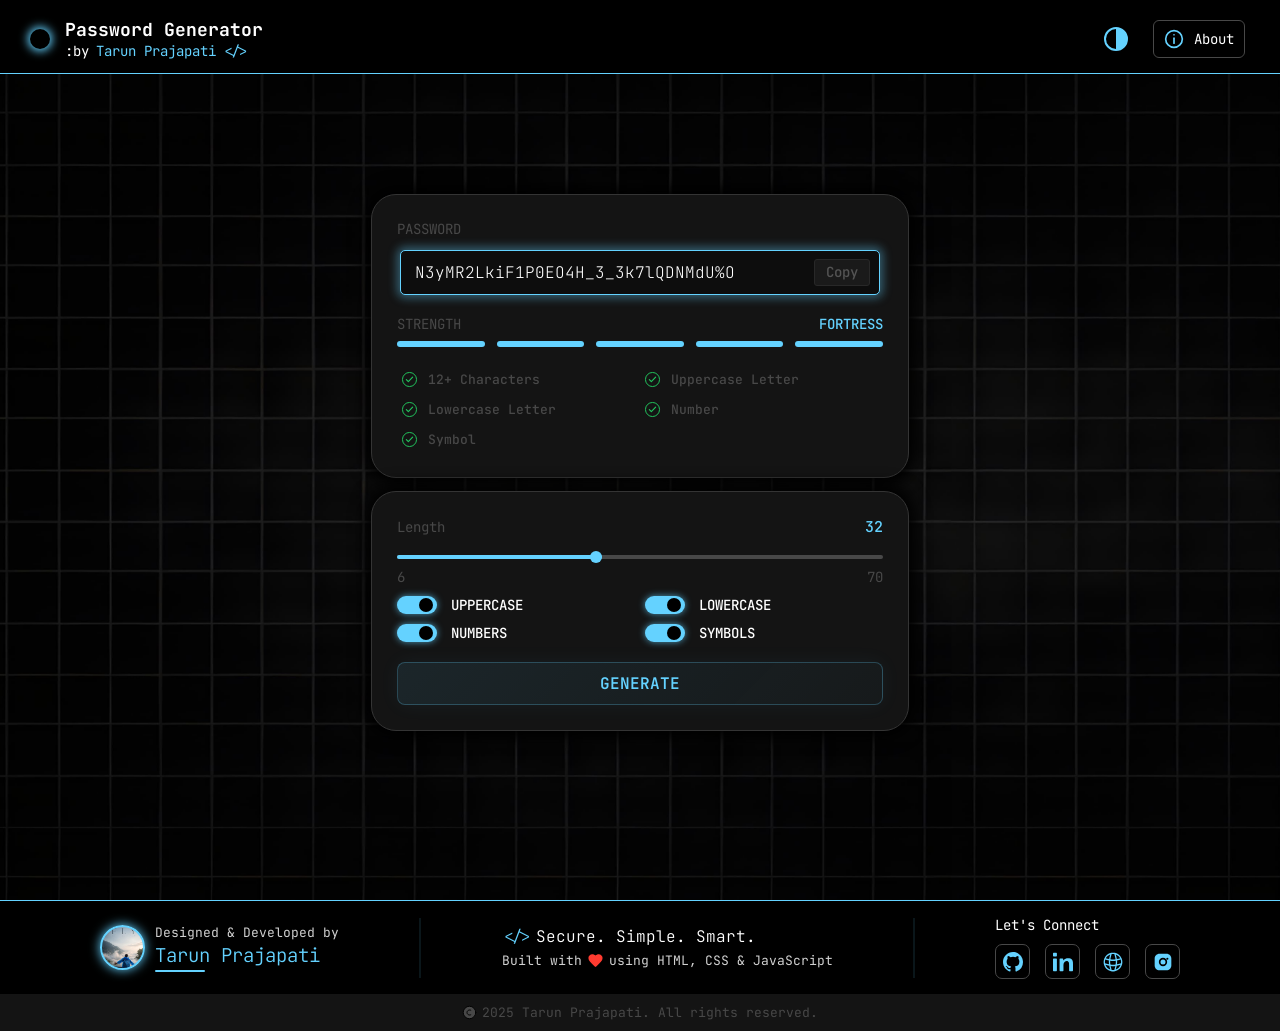
<file: index.html>
<!DOCTYPE html>
<html lang="en" data-theme="dark">
<head>
    <meta charset="UTF-8">
    <meta http-equiv="X-UA-Compatible" content="IE=edge">
    <meta name="viewport" content="width=device-width, initial-scale=1.0">
    <title>Password Generator by Tarun</title>    
    <link rel="stylesheet" href="style.css">
    <link rel="icon" href="favicon.ico" type="image/x-icon">
</head>
<body>    
    <div class="container">        
        <nav>
            <div class="title">
                <div class="circle"></div>
                <div class="web-title">
                    <div class="heading-web">Password Generator</div>
                    <div class="subheading-web">
                        <span>:by</span>
                        <pre><code>Tarun Prajapati &lt;/&gt;</code></pre>
                    </div>
                </div>
            </div>
            <div class="right">
                <svg class="top-theme" xmlns="http://www.w3.org/2000/svg" viewBox="0 0 24 24" fill="currentColor"> <path d="M12 2a10 10 0 1 0 0 20V2zm0-2a12 12 0 1 1 0 24 12 12 0 0 1 0-24z"/></svg>
                <div class="about">
                    <svg class="info" width="20px" height="20px" viewBox="0 0 48 48" xmlns="http://www.w3.org/2000/svg" fill="var(--blue)"><g id="SVGRepo_bgCarrier" stroke-width="0"></g><g id="SVGRepo_tracerCarrier" stroke-linecap="round" stroke-linejoin="round"></g><g id="SVGRepo_iconCarrier"> <title>information-circle</title> <g id="Layer_2" data-name="Layer 2"> <g id="invisible_box" data-name="invisible box"> <rect width="48" height="48" fill="none"></rect> </g> <g id="icons_Q2" data-name="icons Q2"> <path d="M24,2A22,22,0,1,0,46,24,21.9,21.9,0,0,0,24,2Zm0,40A18,18,0,1,1,42,24,18.1,18.1,0,0,1,24,42Z"></path> <path d="M24,20a2,2,0,0,0-2,2V34a2,2,0,0,0,4,0V22A2,2,0,0,0,24,20Z"></path> <circle cx="24" cy="14" r="2"></circle> </g> </g> </g></svg>                    
                    <span class="text">About</span>
                </div>
            </div>    
        </nav>
        <section class="main-box">
            <div class="sections">
                <section class="section">                
                    <div class="first-text">PASSWORD</div>
                    <div class="input">                    
                        <input type="text" class="password" placeholder="Enter Your Password Here">
                        <div class="copy-btn">
                            Copy
                        </div>
                    </div>
                    <div class="strength">
                        <div class="text-section">
                            <div class="heading">STRENGTH</div>
                            <div class="fortess">FORTRESS</div>
                        </div>
                        <div class="strips">
                            <div class="strip"></div>
                            <div class="strip"></div>
                            <div class="strip"></div>
                            <div class="strip"></div>
                            <div class="strip"></div>
                        </div>
                    </div>
                    <div class="checkpoints">
                        <div class="point">
                            <img src="svg/check.svg" alt="" class="check" id="characters12">
                            <span>12+ Characters</span>
                        </div>
                        <div class="point">
                            <img src="svg/check.svg" alt="" class="check" id="upper">
                            <span>Uppercase Letter</span>
                        </div>
                        <div class="point">
                            <img src="svg/check.svg" alt="" class="check" id="lower">
                            <span>Lowercase Letter</span>
                        </div>
                        <div class="point">
                            <img src="svg/check.svg" alt="" class="check" id="digit">
                            <span>Number</span>
                        </div>
                        <div class="point">
                            <img src="svg/check.svg" alt="" class="check" id="special">
                            <span>Symbol</span>
                        </div>
                    </div>
                </section>
                <section class="section margin">                
                    <div class="length">
                        <div class="upper">
                            <div class="len-txt">Length</div>
                            <div class="num">32</div>
                        </div>                
                        <div class="line">
                            <div class="line-visible">
                                <div class="line line-color">
                                    <div class="circle-icon">
                                        <div class="circle-visible"></div>
                                    </div>
                                </div>
                            </div>
                        </div>
                        <div class="range">
                            <div class="num1">6</div>
                            <div class="num1">70</div>
                        </div>
                    </div>
                    <div class="buttons">
                        <div class="btn">
                            <div class="swap-btn" id="includeUpper">                        
                                <div class="swap"></div>
                            </div>
                            <span class="text">UPPERCASE</span>
                        </div>
                        <div class="btn">
                            <div class="swap-btn" id="includeLower" >                        
                                <div class="swap"></div>
                            </div>
                            <span class="text">LOWERCASE</span>
                        </div>
                        <div class="btn">
                            <div class="swap-btn" id="includeNum">                        
                                <div class="swap"></div>
                            </div>
                            <span class="text">NUMBERS</span>
                        </div>
                        <div class="btn">
                            <div class="swap-btn" id="includeSymboll">                        
                                <div class="swap"></div>
                            </div>
                            <span class="text">SYMBOLS</span>
                        </div>
                    </div>
                    <div class="end-btns">
                        <button class="generate-btn end">GENERATE</button>                    
                    </div>
                </section>
            </div>
        </section>
    </div>
    <footer class="footer">
        <section class="about-developer">
            <div class="pic"></div>
            <div class="owner">
                <span class="sub">Designed & Developed by</span>
                <span class="name">Tarun Prajapati</span>
                <div class="name-line"></div>
            </div>
        </section>
        <div class="seperation"></div>
        <section class="about-web">
            <div class="tagline">
                <pre><code>&lt;/&gt;</code></pre>
                <span>Secure. Simple. Smart.</span>
            </div>
            <div class="sec-tagline">
                <span class="tag1">Built with</span>
                <svg class="heart-icon" xmlns="http://www.w3.org/2000/svg" viewBox="0 0 24 24" fill="#ff3b30"><path d="M12 21.35l-1.45-1.32C5.4 15.36 2 12.28 2 8.5 2 5.42 4.42 3 7.5 3 c1.74 0 3.41.81 4.5 2.09 C13.09 3.81 14.76 3 16.5 3 19.58 3 22 5.42 22 8.5 c0 3.78-3.4 6.86-8.55 11.54L12 21.35z"/></svg>
                <span class="tag2">using HTML, CSS & JavaScript</span>
            </div>
        </section>
        <div class="seperation"></div>
        <section class="contact">
            <span class="connect">Let's Connect</span>
            <div class="icons">
                <a href="https://github.com/TarunPrajapati806" target="_blank">
                    <div class="icon">
                        <svg class="github-icon" xmlns="http://www.w3.org/2000/svg" viewBox="0 0 16 16" fill="currentColor" aria-hidden="true"><path d="M8 0C3.58 0 0 3.58 0 8c0 3.54 2.29 6.53 5.47 7.59.4.07.55-.17.55-.38 0-.19-.01-.82-.01-1.49-2.01.37-2.53-.49-2.69-.94-.09-.23-.48-.94-.82-1.13-.28-.15-.68-.52 -.01-.53.63-.01 1.08.58 1.23.82.72 1.21 1.87.87 2.33.66.07-.52.28-.87.5-1.07 -1.78-.2-3.64-.89-3.64-3.95 0-.87.31-1.59.82-2.15-.08-.2-.36-1.02.08-2.12 0 0 .67-.21 2.2.82a7.65 7.65 0 0 1 4 0c1.53-1.04 2.2-.82 2.2-.82.44 1.1.16 1.92.08 2.12.51.56.82 1.27.82 2.15 0 3.07-1.87 3.75-3.65 3.95.29.25.54.73.54 1.48 0 1.07-.01 1.93-.01 2.2 0 .21.15.46.55.38A8.01 8.01 0 0 0 16 8c0-4.42-3.58-8-8-8Z"/></svg>
                    </div>
                </a>
                <a href="https://linkedin.com/in/tarun-prajapati-675638428" target="_blank">
                    <div class="icon">
                        <svg class="linkedin-icon" xmlns="http://www.w3.org/2000/svg" viewBox="0 0 552.77 552.77" fill="currentColor" ><path d="M17.95 528.854h71.861c9.914 0 17.95-8.037 17.95-17.951V196.8c0-9.915-8.036-17.95-17.95-17.95H17.95C8.035 178.85 0 186.885 0 196.8v314.103c0 9.913 8.035 17.951 17.95 17.951zm0-405.225h71.861c9.914 0 17.95-8.036 17.95-17.95V41.866c0-9.914-8.036-17.95-17.95-17.95H17.95C8.035 23.916 0 31.952 0 41.866v63.813c0 9.914 8.035 17.95 17.95 17.95zm507.782 91.653c-10.098-13.292-24.988-24.223-44.676-32.791-19.688-8.562-41.42-12.846-65.197-12.846-48.268 0-89.168 18.421-122.699 55.27-6.672 7.332-11.523 5.729-11.523-4.186V196.8c0-9.915-8.037-17.95-17.951-17.95h-64.192c-9.915 0-17.95 8.035-17.95 17.95v314.103c0 9.914 8.036 17.951 17.95 17.951h71.861c9.915 0 17.95-8.037 17.95-17.951V401.666c0-45.508 2.748-76.701 8.244-93.574 5.494-16.873 15.66-30.422 30.488-40.649 14.83-10.227 31.574-15.343 50.24-15.343 14.572 0 27.037 3.58 37.393 10.741 10.355 7.16 17.834 17.19 22.436 30.104 4.604 12.912 6.904 41.354 6.904 85.33v132.627c0 9.914 8.035 17.951 17.949 17.951h71.861c9.914 0 17.949-8.037 17.949-17.951V333.02c0-31.445-1.982-55.607-5.941-72.48-3.958-16.873-10.062-31.959-20.166-45.258z"/></svg>
                    </div>
                </a>
                <div class="icon">
                    <svg class="website-icon" xmlns="http://www.w3.org/2000/svg" viewBox="0 0 24 24" fill="currentColor"><path fill-rule="evenodd" clip-rule="evenodd" d="M10.4425 2.44429C10.0752 3.64002 9.32073 6.25569 8.89915 8.83258C9.99331 9.00921 11.0621 9.12209 12 9.12209C12.9379 9.12209 14.0067 9.00921 15.1009 8.83258C14.6793 6.25569 13.9248 3.64002 13.5575 2.44429C13.0509 2.3624 12.5307 2.31977 12 2.31977C11.4693 2.31977 10.9491 2.3624 10.4425 2.44429ZM15.3337 2.90893C15.737 4.305 16.2958 6.42828 16.6448 8.54737C18.1513 8.23703 19.5727 7.85824 20.605 7.56109C19.4986 5.42102 17.6172 3.74662 15.3337 2.90893ZM21.2129 9.01933C20.1222 9.33683 18.5423 9.76328 16.8594 10.1057C16.9295 10.7564 16.9709 11.3958 16.9709 12C16.9709 12.8816 16.8827 13.8411 16.7445 14.8058C18.759 14.3858 20.6068 13.849 21.5557 13.5575C21.6376 13.0509 21.6802 12.5307 21.6802 12C21.6802 10.959 21.5162 9.95751 21.2129 9.01933ZM21.0911 15.3337C19.9166 15.6729 18.229 16.1219 16.4634 16.4634C16.1219 18.229 15.6729 19.9166 15.3337 21.0911C17.9978 20.1138 20.1138 17.9978 21.0911 15.3337ZM13.5576 21.5557C13.849 20.6068 14.3858 18.759 14.8058 16.7445C13.8411 16.8827 12.8816 16.9709 12 16.9709C11.1184 16.9709 10.1589 16.8827 9.19423 16.7445C9.61421 18.759 10.151 20.6068 10.4425 21.5557C10.9491 21.6376 11.4693 21.6802 12 21.6802C12.5307 21.6802 13.0509 21.6376 13.5576 21.5557ZM8.66629 21.0911C8.32707 19.9166 7.8781 18.229 7.53658 16.4634C5.77099 16.1219 4.08335 15.6729 2.90891 15.3337C3.88622 17.9978 6.00216 20.1138 8.66629 21.0911ZM2.44429 13.5575C3.39316 13.849 5.24101 14.3858 7.25548 14.8058C7.1173 13.8411 7.02907 12.8816 7.02907 12C7.02907 11.3958 7.07048 10.7564 7.14056 10.1057C5.45769 9.76328 3.87779 9.33683 2.78712 9.01933C2.48383 9.95751 2.31977 10.959 2.31977 12C2.31977 12.5307 2.3624 13.0509 2.44429 13.5575ZM3.39504 7.56109C4.42731 7.85824 5.84865 8.23703 7.35522 8.54737C7.70416 6.42827 8.26303 4.305 8.66626 2.90893C6.38282 3.74662 4.50139 5.42102 3.39504 7.56109ZM8.68924 10.3888C8.63137 10.9544 8.59884 11.4968 8.59884 12C8.59884 12.9399 8.71224 14.012 8.88985 15.1102C9.98798 15.2878 11.0601 15.4012 12 15.4012C12.9399 15.4012 14.012 15.2878 15.1102 15.1102C15.2878 14.012 15.4012 12.9399 15.4012 12C15.4012 11.4968 15.3686 10.9544 15.3108 10.3888C14.1776 10.5703 13.0348 10.6919 12 10.6919C10.9652 10.6919 9.82236 10.5703 8.68924 10.3888ZM9.67273.991173C10.4243.833026 11.2029.75 12 .75s1.5757.083026 2.3273.241174C18.0108 1.76627 21.0281 4.34097 22.42 7.75174 22.9554 9.06356 23.25 10.4983 23.25 12c0 .7971-.083 1.5757-.2412 2.3273C22.0943 18.6736 18.6736 22.0943 14.3273 23.0088 13.5757 23.167 12.7971 23.25 12 23.25s-1.5757-.083-2.3273-.2412C5.32644 22.0943 1.90572 18.6736.991173 14.3273.833026 13.5757.75 12.7971.75 12c0-1.5028.29509-2.93868.83123-4.25134C2.97369 4.33943 5.99026 1.76604 9.67273.991173Z"/></svg>
                </div>
                <a href="https://www.instagram.com/on_hattrick_tarun/" target="_blank">
                    <div class="icon">
                        <svg class="instagram-icon" xmlns="http://www.w3.org/2000/svg" viewBox="0 0 24 24" fill="currentColor" aria-hidden="true"><path d="M7.75 2C4.574 2 2 4.574 2 7.75v8.5C2 19.426 4.574 22 7.75 22h8.5C19.426 22 22 19.426 22 16.25v-8.5C22 4.574 19.426 2 16.25 2h-8.5ZM12 7a5 5 0 1 1 0 10 5 5 0 0 1 0-10Zm0 2a3 3 0 1 0 0 6 3 3 0 0 0 0-6Zm5.25-2.25a1.25 1.25 0 1 1 0 2.5 1.25 1.25 0 0 1 0-2.5Z"/></svg>
                    </div>
                </a>
            </div>
        </section>
    </footer>
    <footer class="copyright">   
        <svg class="theme-icon" xmlns="http://www.w3.org/2000/svg" viewBox="0 0 24 24" fill="none" stroke="currentColor" stroke-width="1.5" stroke-linecap="round" stroke-linejoin="round" > <circle cx="12" cy="12" r="10"/><path d="M14 15.6672C13.475 15.8812 12.8952 16 12.2857 16C9.91878 16 8 14.2091 8 12C8 9.79086 9.91878 8 12.2857 8C12.8952 8 13.475 8.11876 14 8.33283"/></svg>
        <div>2025 Tarun Prajapati. All rights reserved.</div>        
    </footer>
    <script src="script.js"></script>
</body>
</html>
</file>
<file: style.css>
@import url('https://fonts.googleapis.com/css2?family=Hind:wght@300;400;500;600;700&family=JetBrains+Mono:ital,wght@0,100..800;1,100..800&family=Poppins:ital,wght@0,100;0,200;0,300;0,400;0,500;0,600;0,700;0,800;0,900;1,100;1,200;1,300;1,400;1,500;1,600;1,700;1,800;1,900&display=swap');

/* =========================================================
   THEME CONFIGURATION
   ========================================================= */

/* Default / Dark Theme (Preserves original styling 100%) */
:root,
[data-theme="dark"] {
    --blue: rgb(100 210 255);
    --grey-o-black: #484848;
    --change: rgb(100 210 255);
    --nav-background: black;  
    
    --scrollbar-track: #1e1e1e;
    --scrollbar-thumb: #4a90e2;
    --scrollbar-thumb-hover: #6aa8f7;

    --password-font-weight: 200;
    --strip-without-color: #484848;
    --bg-color: transparent;
    --bg-image: url(images/black-bg.jpg);
    --bg-grid: none;

    --nav-title: #ffffff;
    --nav-title-bg : none;    
    --nav-circle-bg: black;
    --nav-circle-border: none;
    --nav-circle-shadow: 0 0 10px 2px var(--blue);

    --section-bg: #141414;
    --section-border: 1px solid #343434;
    --section-shadow: 0 0 16px 6px black;

    --text-sub: #484848;
    --text-main: #ffffff;

    --input-bg: rgb(13 13 13);
    --input-border: 1px solid var(--change);
    --input-shadow: rgb(100 210 255 / 40%) 0px 0px 10px 3px;

    --copy-bg: rgb(26, 26, 26);
    --copy-border: 1px solid rgb(40, 40, 40);
    --copy-text: rgb(84 84 84);

    --line-bg: #484848;

    --swap-bg: var(--blue);
    --swap-circle: black;
    --swap-shadow: 0 0 7px 0px rgb(100 210 255 / 70%);

    --btn-end-bg: linear-gradient(135deg, rgba(100, 210, 255, 0.094), rgba(100, 210, 255, 0.03));
    --btn-end-border: 1px solid rgba(100, 210, 255, 0.25);
    --btn-end-color: rgb(100, 210, 255);
    --btn-end-shadow: rgb(100 210 255 / 6%) 0px 0px 20px;

    --check-filter: none;
    --theme-btn-bg: transparent;
    --theme-btn-border: none;
    --theme-btn-shadow: none;

    --footer-sec-text: #d1d1d1;
    --footer-text-weight : 300;   
    --copyright-bg: rgb(20, 20, 20); 
}

/* Light Theme (Derived directly from reference image) */
[data-theme="light"] {
    --blue: #1d6bf3;
    --grey-o-black: #64748b;
    --change: #1d6bf3;
    --nav-background: white;

    --scrollbar-track: #f1f1f1;
    --scrollbar-thumb: #4a90e2;
    --scrollbar-thumb-hover: #357abd;

    --password-font-weight: 500;
    --nav-title-bg : white;    
    --strip-without-color : rgb(72 72 72 / 27%);
    --bg-color: #f8fafc;
    --bg-image: url(images/white-bg.jpg);
    --bg-grid: 
        linear-gradient(to right, rgba(226, 232, 240, 0.8) 1px, transparent 1px),
        linear-gradient(to bottom, rgba(226, 232, 240, 0.8) 1px, transparent 1px);

    --nav-title: #1e293b;    
    --nav-circle-bg: #ffffff;
    --nav-circle-border: 3px solid #1d6bf3;
    --nav-circle-shadow: none;

    --section-bg: #ffffff;
    --section-border: 1px solid #f1f5f9;
    --section-shadow: 0 10px 30px -5px rgb(0 0 0 / 20%), 0 4px 12px -2px rgb(0 0 0 / 26%);

    --text-sub: #64748b;
    --text-main: #1e293b;

    --input-bg: #ffffff;
    --input-border: 1px solid var(--change);
    --input-shadow: none;

    --copy-bg: #f0f6ff;
    --copy-border: 1px solid #dbeaf2;
    --copy-text: #1d6bf3;

    --line-bg: #e2e8f0;

    --swap-bg: #1d6bf3;
    --swap-circle: #ffffff;
    --swap-shadow: none;

    --btn-end-bg: #1d6bf3;
    --btn-end-border: 1px solid #1d6bf3;
    --btn-end-color: #ffffff;
    --btn-end-shadow: 0 4px 14px 0 rgba(29, 107, 243, 0.35);

    /* Blue tint filter for check icons in light mode */
    --check-filter: invert(31%) sepia(93%) saturate(1998%) hue-rotate(209deg) brightness(97%) contrast(96%);
    --theme-btn-bg: #ffffff;
    --theme-btn-border: 1px solid #e2e8f0;
    --theme-btn-shadow: 0 2px 8px rgba(0, 0, 0, 0.06);

    --footer-sec-text: #1c1c1c;
    --footer-text-weight: 700;
    --copyright-bg: rgb(229, 226, 226);
}

 ::-webkit-scrollbar {
    width: 10px;
}

::-webkit-scrollbar-track {
    background: var(--scrollbar-track);
}

::-webkit-scrollbar-thumb {
    background: var(--scrollbar-thumb);
    border-radius: 100px;
    border: 2px solid var(--scrollbar-track);
}

::-webkit-scrollbar-thumb:hover {
    background: var(--scrollbar-thumb-hover);
}


input {
    appearance: none;    
    outline: none;    
    border: none;    
    background: none;    
    box-sizing: border-box;
}

* {
    margin: 0;
    padding: 0;
    box-sizing: border-box;
    font-family: "JetBrains Mono", monospace;
    transition: background-color 0.25s ease, border-color 0.25s ease, color 0.25s ease, box-shadow 0.25s ease;
}

.container {
    position: relative;
    background-attachment: fixed;
    min-height: 100vh;
    background-color: var(--bg-color);
    background-image: var(--bg-image), var(--bg-grid);
    background-size: cover, 24px 24px;
    background-repeat: no-repeat, repeat;
    background-position: center, center;
}

nav {
    display: flex;
    align-items: center;
    padding: 15px 35px 10px 25px;
    justify-content: space-between;
    background-color: var(--nav-background);
    border-bottom: 1px solid var(--blue);
}

.circle {
    width: 20px;
    height: 20px;
    background-color: var(--nav-circle-bg);
    border-radius: 24px;
    border: var(--nav-circle-border);
    box-shadow: var(--nav-circle-shadow);
}

.title {
    background-color: var(--nav-title-bg);
    display: flex;
    gap: 15px;
    align-items: center;
    padding: 3px 5px;
    border-radius: 15px;
}
.web-title{
    display: flex;
    flex-direction: column;
    gap: 1px;
}
.heading-web {
    font-weight: 700;
    color: var(--nav-title);
    font-size: 18px;
}
.subheading-web{
    display: flex;
    gap: 7px;
}
.subheading-web > *{
    color: var(--nav-title);
    font-size: 14px;
}
.subheading-web code{
    color: var(--change);
}
.right{
    display: flex;
    align-items: center;
    gap: 25px;
}
.top-theme{
    width:24px;    
    color:var(--blue);
    cursor: pointer;
    transition:.3s;
}

.top-theme:hover{
    transform:rotate(180deg);
}

.about{
    cursor: pointer;
    display: flex;
    align-items: center;
    gap: 10px;
    background-color: var(--nav-circle-bg);
    border: 1px solid var(--grey-o-black);
    padding: 8px 10px;
    border-radius: 6px;
    box-shadow: none;
}
.about:hover{
    box-shadow: 0px 0px 6px 1px var(--blue);
}
.about > span{
    color: var(--text-main);
    font-size: 14px;
}

.main-box {
    display: flex;
    align-items: center;
    justify-content: center;    
    min-height: 88vh;    
}

.sections {    
    display: flex;
    flex-direction: column;
    align-items: center;
    justify-content: space-around;
    gap: 13px;
}

.section {
    padding: 25px;
    width: max(400px, 42vw);
    height: auto;
    background-color: var(--section-bg);
    border-radius: 25px;
    border: var(--section-border);
    box-shadow: var(--section-shadow);
}

.first-text {
    color: var(--text-sub);
    font-size: 14px;
    padding-bottom: 12px;
}

.section .input {
    display: flex;
    justify-content: space-between;
    align-items: center;
    padding: 8px 9px;
    width: 99%;
    background-color: var(--input-bg);
    color: var(--text-main);
    margin: auto;
    border: var(--input-border);
    border-radius: 5px;
    box-shadow: var(--input-shadow);
}

.copy-btn {
    display: flex;
    align-items: center;
    justify-content: center;
    background-color: var(--copy-bg);
    border: var(--copy-border);
    border-radius: 3px;
    padding: 3px 11px;
    font-size: 14px;
    color: var(--copy-text);
    cursor: pointer;    
    height: 27px;
    gap: 5px; 
    caret-color: transparent;
    font-weight: 500;
}

.copy-btn .tick {
    width: 25px;
}

.password {
    padding-left: 5px;
    background-color: transparent;
    color: var(--text-main);
    font-size: 16px;
    width: 85%;
    font-weight: var(--password-font-weight);
    text-overflow: ellipsis;
}

.password::placeholder {
    font-size: 14px;
    color: var(--text-sub);
}

.strength {
    padding-top: 20px;
}

.text-section {
    display: flex;
    align-items: center;
    justify-content: space-between;
}

.strength .heading {
    color: var(--text-sub);
    font-size: 14px;
}

.strength .fortess {
    color: var(--change);
    font-weight: 500;
    font-size: 14px;
}

.strips {
    padding-top: 8px;
    display: flex;
    align-items: center;
    justify-content: space-between;
}

.strip {
    border-radius: 10px;
    height: 6px;
    width: 18%;
    background-color: var(--change);
    transition: background-color 0.3s ease-in-out;
}

.checkpoints {
    display: grid;
    grid-template-columns: repeat(2, 1fr);
    padding-top: 20px;
    gap: 5px 0;
}

.point {
    display: flex;
    align-items: center;
}

.point .check {
    filter: var(--check-filter);
}

.point > span {
    font-size: 13px;
    color: var(--grey-o-black);
    font-weight: 500;
    padding-left: 6px;
}

.upper {
    display: flex;
    align-items: center;
    justify-content: space-between;
}

.len-txt {
    color: var(--text-sub);
    font-size: 14px;
}

.num {
    color: var(--blue);
    font-size: 15px;
    font-weight: 500;
}

.line {
    display: flex;
    align-items: center;
    position: relative;
    /*background-color: red;*/
    width: 100%;
    height: 28px;
    border-radius: 10px;
    
    cursor: pointer;
}

.line-visible{
    position: relative;
    background-color: var(--line-bg);
    width: 100%;
    height: 4px;
    border-radius: 10px;
    margin-top: 12px;
    cursor: pointer;
}
.line-color {
    margin: 0;
    padding: 0;
    top: 0;
    left: 0;
    height: 100%;
    position: absolute;
    width: 42.1%;
    background-color: var(--blue);
}

.circle-icon {
    position: absolute;
    width: 30px;
    height: 30px;
    top: -8px;
    right: 0;
    /*background-color: red;*/
    border-radius: 10px;
    pointer-events: none;
    cursor: pointer;
}

.circle-visible{
    position: absolute;
    width: 12px;
    height: 12px;
    top: 4px;
    right: 0;
    background-color: var(--blue);
    border-radius: 10px;
    cursor: pointer;
}

.range {
    padding-top: 3px;
    display: flex;
    align-items: center;
    justify-content: space-between;
}

.num1 {
    color: var(--text-sub);
    font-size: 14px;
}

.buttons {
    display: grid;
    grid-template-columns: repeat(2, 1fr);
    padding-top: 10px;
    gap: 10px;
}

.btn {
    display: flex;
    align-items: center;
    gap: 10px;
}

.swap-btn {
    background-color: var(--swap-bg);
    position: relative;
    display: flex;
    align-items: center;
    border-radius: 21px;
    width: 40px;
    height: 18px;
    cursor: pointer;
    box-shadow: var(--swap-shadow);
    transition: all 0.3s ease-in-out;
}

.swap-btn .swap {
    width: 14px;
    height: 14px;
    background-color: var(--swap-circle);
    border: none;
    border-radius: 20px;
    position: absolute;
    right: 4px;
    transition: all 0.3s ease-in-out;
}

.btn .text {
    font-size: 14px;
    color: var(--text-main);
    font-weight: 500;
    padding-left: 4px;
}

.end-btns {
    display: flex;
    align-items: center;
    margin-top: 20px;
    gap: 10px;
}

.end {
    background: var(--btn-end-bg);
    border: var(--btn-end-border);
    color: var(--btn-end-color);
    font-family: "JetBrains Mono", monospace;
    box-shadow: var(--btn-end-shadow);
    padding: 10px 0;
    font-size: 16px;
    font-weight: 600;
    border-radius: 8px;
    text-align: center;
    cursor: pointer;
    width: -webkit-fill-available;
}

.end:hover {
    filter: brightness(1.1);
}
.footer{    
    background-color: var(--nav-background);
    width: 100%;    
    padding: 15px 100px;
    display: flex;
    align-items: center;
    justify-content: space-between;
    border-top: 1px solid var(--blue);
}
.about-developer{
    display: flex;
    align-items: center;
    gap: 10px;
}
.about-developer .pic{
    width: 45px;
    height: 45px;
    /* background-color: none; */
    border: 2px solid var(--blue);
    border-radius: 1000px;
    box-shadow: 0 0 11px 0px var(--blue);
    background-image: url(images/me.png);
    background-size: contain;
}


.owner{
    display: flex;
    flex-direction: column;
    gap: 2px;
}
.owner .sub{
    color: var(--footer-sec-text);
    font-size: 13px;
}
.owner .name{
    color: var(--blue);    
    font-size: 19px;
    font-weight: var(--footer-text-weight);
}
.owner .name-line{
    background-color: var(--blue);
    width: 50px;
    height: 2px;
    border-radius: 50px;
}
.seperation{
    width: 2px;
    height: 60px;
    background-color: var(--blue);
    opacity: 10%;
}
.tagline{
    display: flex;
    align-items: center;
    gap: 4px;
}
.tagline code{
    color: var(--blue);    
    font-size: 16px;
    font-weight: var(--footer-text-weight);    
}
.tagline span{
    color: var(--text-main);
    font-size: 16px;
    font-weight: var(--footer-text-weight);
}
.sec-tagline{
    margin-top: 5px;
    display: flex;
    align-items: center;  
    gap: 5px;  
}
.sec-tagline span{
    color: var(--footer-sec-text);
    font-size: 13px;
}
.heart-icon {
    width: 17px;    
}
.contact{
    display: flex;
    flex-direction: column;
    gap: 10px;
}
.connect{
    font-size: 14px;
    color: var(--text-main);    
}
.icons{
    display: flex;
    align-items: center;
    gap: 15px;
}
.icons svg{    
    fill: var(--blue);
    width: 20px;
    height: 20px;
}
.icon{
    display: flex;
    align-items: center;
    justify-content: center;
    width: 35px;
    height: 35px;
    border: 1px solid var(--grey-o-black);
    border-radius: 7px;
    transition: all .2s;
    cursor: pointer;
}
.icon:hover{
    transform: scale(1.1);
}
.copyright{
    display: flex;
    align-items: center;
    justify-content: center;    
    gap: 5px;
    background-color: var(--copyright-bg);
    padding: 10px 0 10px 0;    
}
.copyright > div{    
    color: var(--text-sub);
    font-size: 13px;
    text-align: center;
}
.copyright > svg{
    fill: var(--text-sub);
    width: 15px;
}
.margin{
    margin-bottom: 16px;
}

/* for tablest media quersy */
@media (max-width: 1024px) {
    .footer{
        padding: 17px 0;
        flex-direction: column;
    }
    .seperation{
        rotate: 90deg;
        height: 30px;
    }
    .about-web{
        display: flex;
        align-items: center;
        flex-direction: column;
    }
    .contact{        
        align-items: center;
        flex-direction: column;
    }
    .copyright{
        font-size: 12px;
    }
}

/* for mobiles */
@media(max-width:480px){
    .heading-web{
        font-size: 15px;
    }
    .subheading-web *{
        font-size: 11px;
    }
    .top-theme{
        width: 18px;
    }
    .info{
        width: 16px;
    }
    .right{
        gap:15px;
    }
    .about{
        padding: 5px 7px;
    }
    .about > span{
        font-size: 13px;
    }
    .checkpoints {
        grid-template-columns: repeat(1, 1fr);
    }

    .circle {
        width: 15px;
        height: 15px;
    }

    .dev {
        font-size: 17px;
    }

    .section {
        width: 85vw;
        padding: 20px;
    }

    .swap-btn {
        width: 36px;
        height: 16px;
    }
    
    .swap-btn .swap {
        width: 12px;
        height: 12px;
    }
    
    nav {
        padding: 15px;
    }

    .main-box{
        min-height: 84vh;
    }
}
</file>
